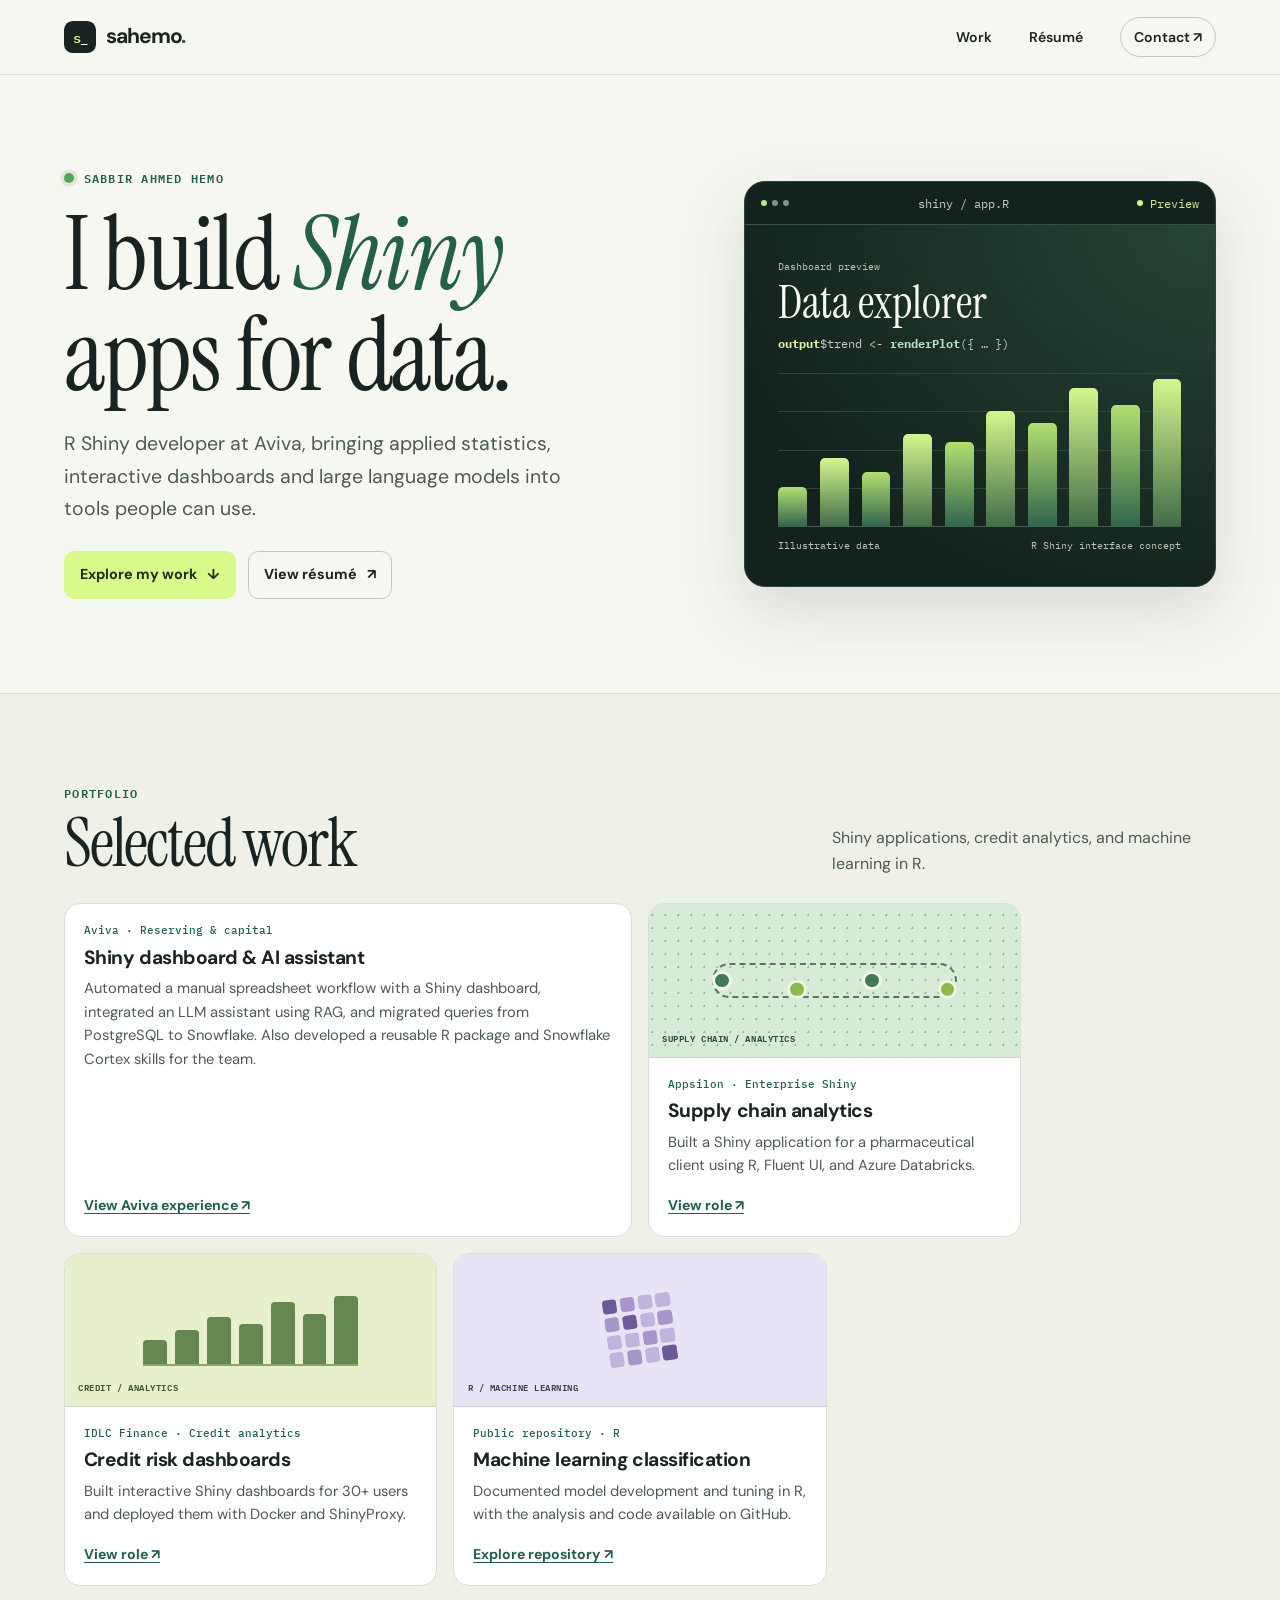
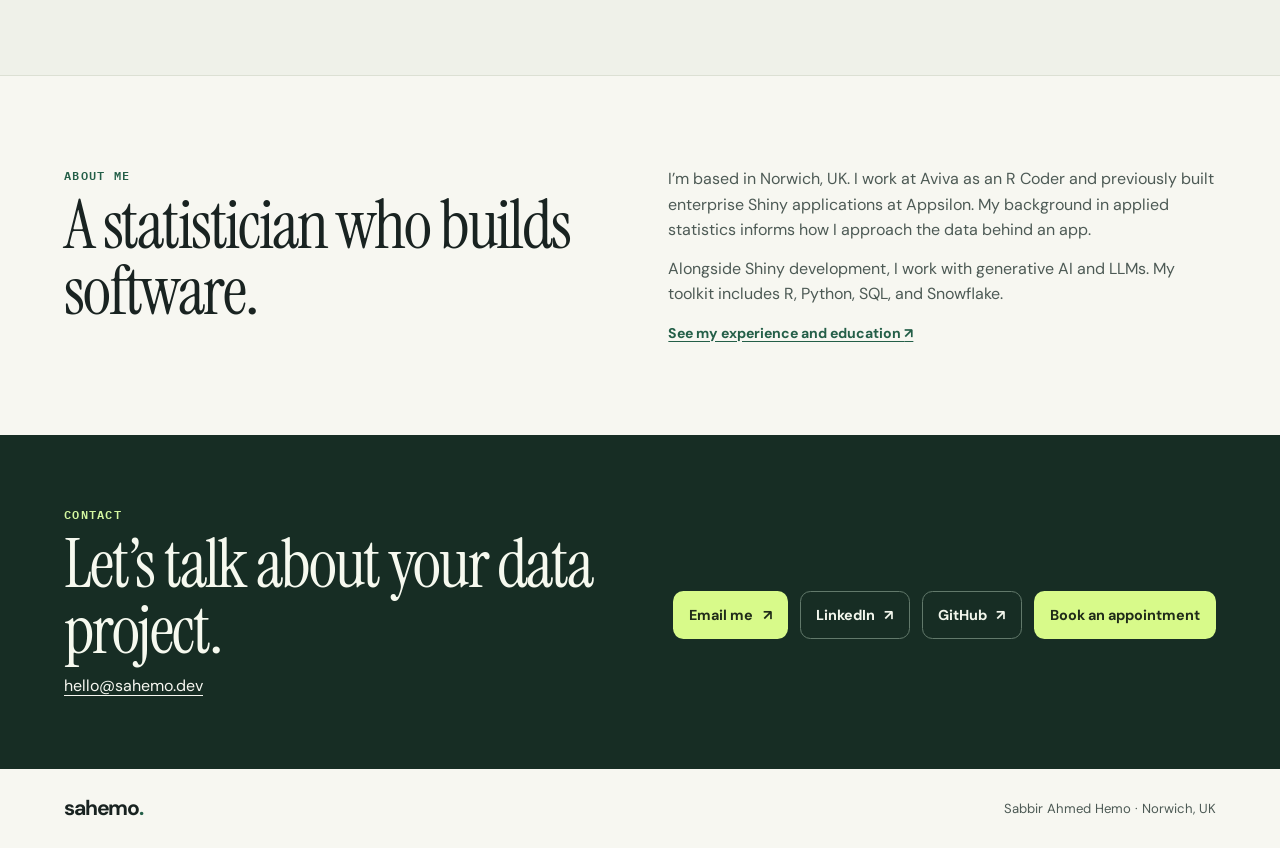
<file: index.html>
<!doctype html>
<html lang="en">
<head>
  <meta charset="utf-8">
  <meta name="viewport" content="width=device-width, initial-scale=1">
  <meta name="description" content="Sabbir Ahmed Hemo builds R Shiny applications, analytical tools, and workflows with large language models. Explore his work and résumé.">
  <meta name="theme-color" content="#f7f7f1">
  <meta property="og:title" content="Sabbir Ahmed Hemo — R Shiny Developer">
  <meta name="twitter:title" content="Sabbir Ahmed Hemo — R Shiny Developer">
  <title>Sabbir Ahmed Hemo — R Shiny Developer</title>
  <link rel="icon" href="data:,">
  <link rel="stylesheet" href="styles.css">
</head>
<body>
  <a class="skip" href="#main">Skip to content</a>
  <header class="site-header"><div class="shell nav">
    <a class="brand" href="index.html" aria-label="Sahemo home"><span class="mark" aria-hidden="true">s<span>_</span></span>sahemo<span class="brand-dot">.</span></a>
    <nav aria-label="Main navigation"><a href="#work">Work</a><a href="resume.html">Résumé</a><a class="nav-contact" href="#contact">Contact <span aria-hidden="true">↗</span></a></nav>
  </div></header>
  <main id="main">
    <section class="hero shell" aria-labelledby="intro">
      <div class="hero-copy">
        <p class="eyebrow"><span class="signal" aria-hidden="true"></span> Sabbir Ahmed Hemo</p>
        <h1 id="intro">I build <em>Shiny</em><br class="hero-break"> apps for data.</h1>
        <p class="lede">R Shiny developer at Aviva, bringing applied statistics, interactive dashboards and large language models into tools people can use.</p>
        <div class="actions"><a class="button primary" href="#work">Explore my work <span aria-hidden="true">↓</span></a><a class="button secondary" href="resume.html">View résumé <span aria-hidden="true">↗</span></a></div>
      </div>
      <div class="screen" aria-label="Illustrative R Shiny dashboard">
        <div class="screen-top"><div class="screen-dots" aria-hidden="true"><i></i><i></i><i></i></div><span>shiny / app.R</span><span class="screen-live"><i></i> Preview</span></div>
        <div class="screen-inner">
          <div class="screen-label">Dashboard preview</div>
          <div class="screen-title">Data explorer</div>
          <div class="screen-code"><b>output</b>$trend <span>&lt;-</span> <strong>renderPlot</strong>({ … })</div>
          <div class="plot" aria-hidden="true"><div class="plot-grid"></div><div class="bars"><i style="--v:25%"></i><i style="--v:44%"></i><i style="--v:35%"></i><i style="--v:60%"></i><i style="--v:55%"></i><i style="--v:75%"></i><i style="--v:67%"></i><i style="--v:90%"></i><i style="--v:79%"></i><i style="--v:96%"></i></div></div>
          <div class="screen-foot"><span>Illustrative data</span><span>R Shiny interface concept</span></div>
        </div>
      </div>
    </section>
    <section class="work-section" id="work" aria-labelledby="work-title"><div class="shell">
      <div class="section-head"><div><p class="eyebrow">Portfolio</p><h2 id="work-title">Selected work</h2></div><p>Shiny applications, credit analytics, and machine learning in R.</p></div>
      <div class="projects">
        <article class="project compact-project"><div class="project-body"><p class="project-type">Aviva · Reserving &amp; capital</p><h3>Shiny dashboard &amp; AI assistant</h3><p>Automated a manual spreadsheet workflow with a Shiny dashboard, integrated an LLM assistant using RAG, and migrated queries from PostgreSQL to Snowflake. Also developed a reusable R package and Snowflake Cortex skills for the team.</p><a class="text-link" href="resume.html#experience">View Aviva experience <span aria-hidden="true">↗</span></a></div></article>
        <article class="project">
          <div class="art art-supply" aria-hidden="true"><div class="route"><span></span><span></span><span></span><span></span></div><div class="art-tag">SUPPLY CHAIN / ANALYTICS</div></div>
          <div class="project-body"><p class="project-type">Appsilon · Enterprise Shiny</p><h3>Supply chain analytics</h3><p>Built a Shiny application for a pharmaceutical client using R, Fluent UI, and Azure Databricks.</p><a class="text-link" href="resume.html#appsilon">View role <span aria-hidden="true">↗</span></a></div>
        </article>
        <article class="project">
          <div class="art art-credit" aria-hidden="true"><div class="credit-plot"><i></i><i></i><i></i><i></i><i></i><i></i><i></i></div><div class="art-tag">CREDIT / ANALYTICS</div></div>
          <div class="project-body"><p class="project-type">IDLC Finance · Credit analytics</p><h3>Credit risk dashboards</h3><p>Built interactive Shiny dashboards for 30+ users and deployed them with Docker and ShinyProxy.</p><a class="text-link" href="resume.html#idlc">View role <span aria-hidden="true">↗</span></a></div>
        </article>
        <article class="project">
          <div class="art art-ml" aria-hidden="true"><div class="matrix"><i></i><i></i><i></i><i></i><i></i><i></i><i></i><i></i><i></i><i></i><i></i><i></i><i></i><i></i><i></i><i></i></div><div class="art-tag">R / MACHINE LEARNING</div></div>
          <div class="project-body"><p class="project-type">Public repository · R</p><h3>Machine learning classification</h3><p>Documented model development and tuning in R, with the analysis and code available on GitHub.</p><a class="text-link" href="https://github.com/sahemo/microsoft_ml">Explore repository <span aria-hidden="true">↗</span></a></div>
        </article>
      </div>
    </div></section>
    <section class="shell about" aria-labelledby="about-title">
      <div><p class="eyebrow">About me</p><h2 id="about-title">A statistician who builds software.</h2></div>
      <div><p>I’m based in Norwich, UK. I work at Aviva as an R Coder and previously built enterprise Shiny applications at Appsilon. My background in applied statistics informs how I approach the data behind an app.</p><p>Alongside Shiny development, I work with generative AI and LLMs. My toolkit includes R, Python, SQL, and Snowflake.</p><a class="text-link" href="resume.html">See my experience and education <span aria-hidden="true">↗</span></a></div>
    </section>
    <section class="contact" id="contact"><div class="shell contact-inner"><div><p class="eyebrow">Contact</p><h2>Let’s talk about your data project.</h2><a class="contact-email" href="mailto:hello@sahemo.dev">hello@sahemo.dev</a></div><div class="actions"><a class="button primary" href="mailto:hello@sahemo.dev">Email me <span aria-hidden="true">↗</span></a><a class="button inverse" href="https://www.linkedin.com/in/sahemo/">LinkedIn <span aria-hidden="true">↗</span></a><a class="button inverse" href="https://github.com/sahemo">GitHub <span aria-hidden="true">↗</span></a><a class="button primary booking-button" href="https://calendar.google.com/calendar/appointments/schedules/AcZssZ2YOaEM7hKYlCACOvuiOSaPN4y-6G4IG4pA8TU77bEYM1iqdiHzdAuOeqkftCP30HInp6n6Q4wh?gv=true" target="_blank" rel="noopener noreferrer">Book an appointment</a></div></div></section>
  </main>
  <footer class="shell footer"><a class="brand" href="index.html">sahemo<span class="brand-dot">.</span></a><span>Sabbir Ahmed Hemo · Norwich, UK</span></footer>
</body>
</html>
</file>
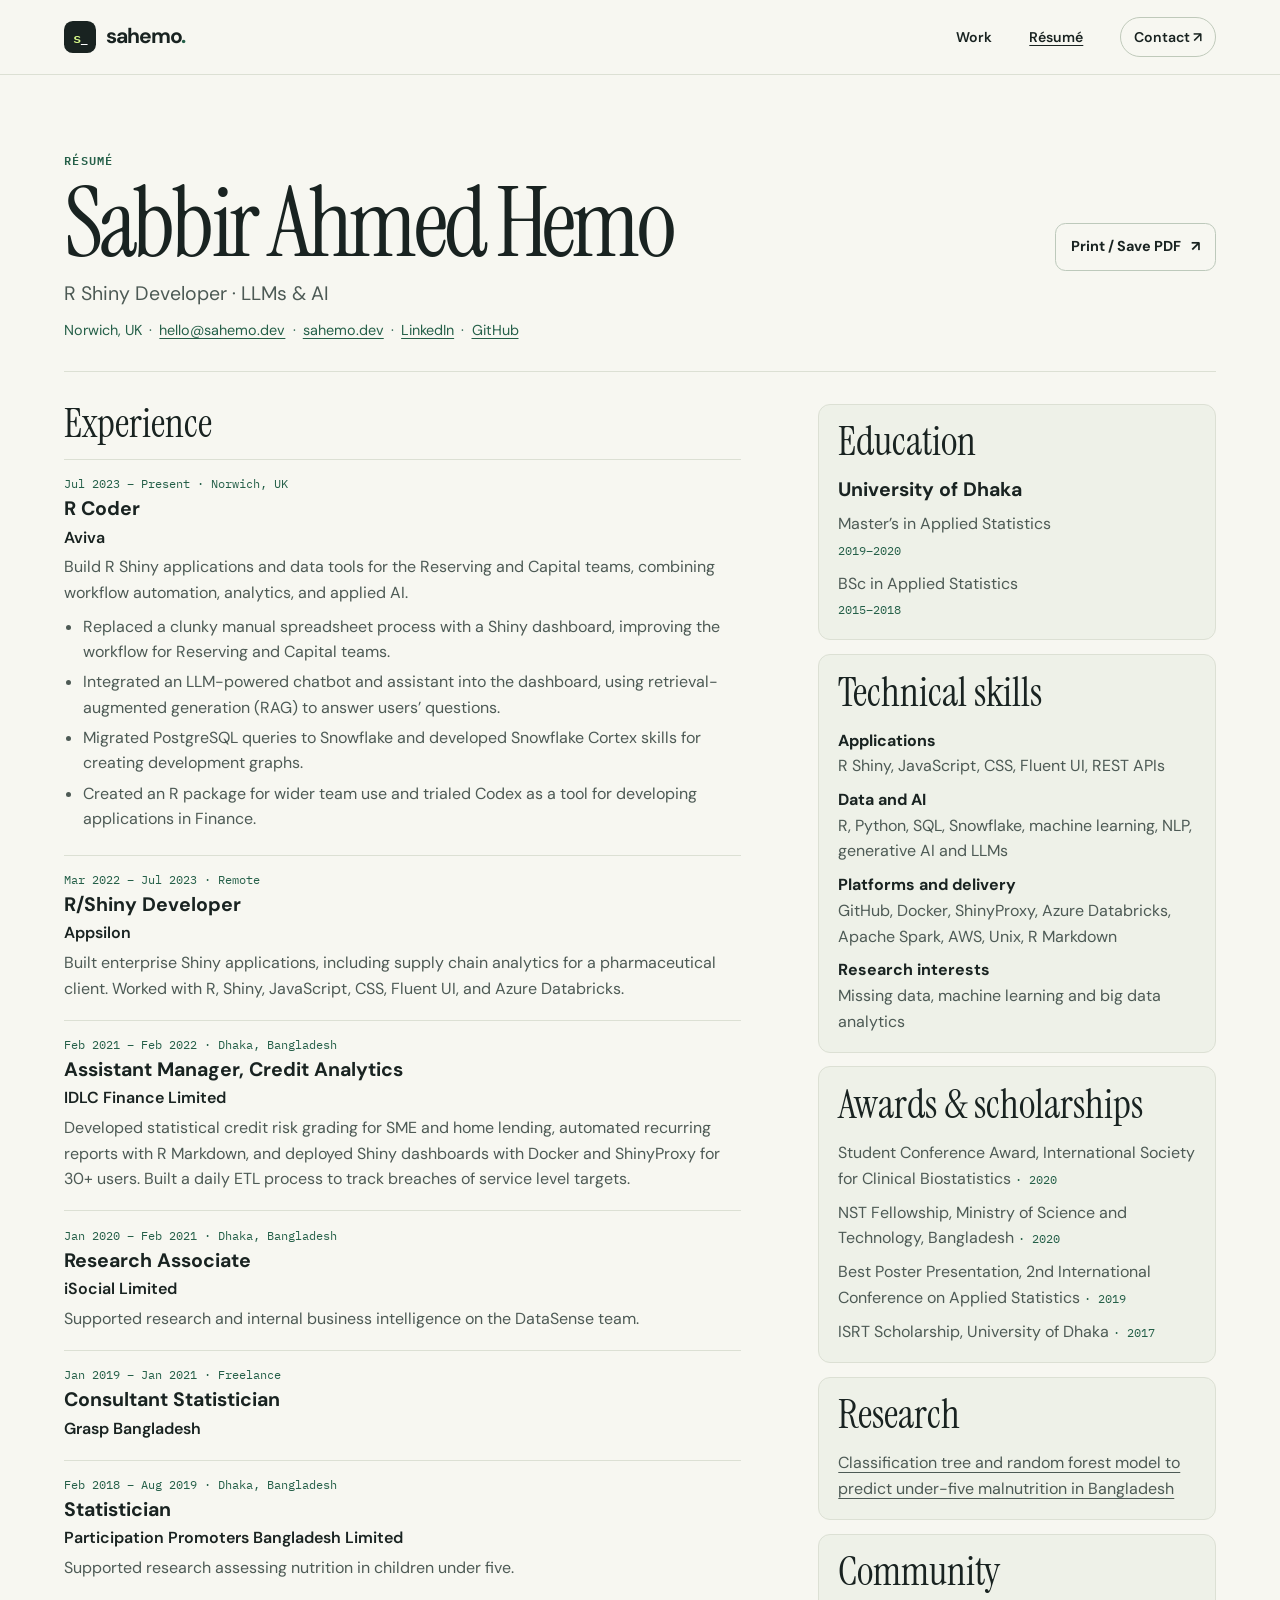
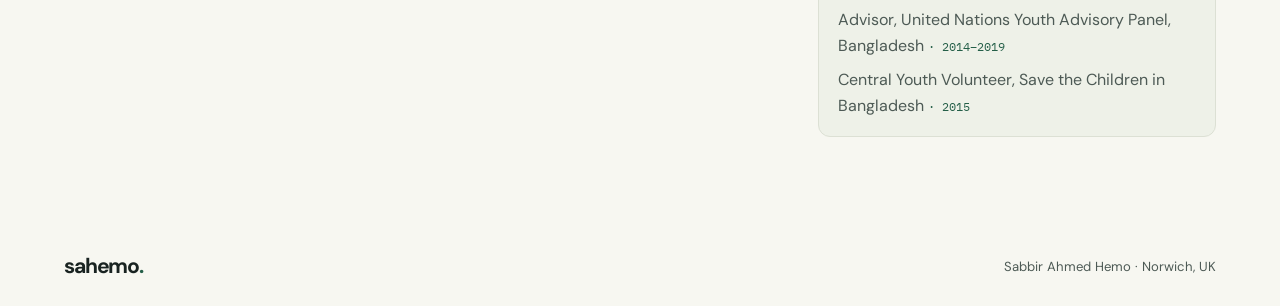
<file: resume.html>
<!doctype html>
<html lang="en">
<head>
  <meta charset="utf-8">
  <meta name="viewport" content="width=device-width, initial-scale=1">
  <meta name="description" content="Résumé of Sabbir Ahmed Hemo, R Shiny developer and applied statistician working with LLMs and AI.">
  <meta name="theme-color" content="#f7f7f1">
  <meta property="og:title" content="Sabbir Ahmed Hemo — Résumé">
  <meta name="twitter:title" content="Sabbir Ahmed Hemo — Résumé">
  <title>Sabbir Ahmed Hemo — Résumé</title>
  <link rel="icon" href="data:,">
  <link rel="stylesheet" href="styles.css">
  <script src="resume.js" defer></script>
</head>
<body class="resume-page">
  <a class="skip" href="#main">Skip to content</a>
  <header class="site-header"><div class="shell nav">
    <a class="brand" href="index.html" aria-label="Sahemo home"><span class="mark" aria-hidden="true">s<span>_</span></span>sahemo<span class="brand-dot">.</span></a>
    <nav aria-label="Main navigation"><a href="index.html#work">Work</a><a href="resume.html" aria-current="page">Résumé</a><a class="nav-contact" href="index.html#contact">Contact <span aria-hidden="true">↗</span></a></nav>
  </div></header>
  <main class="shell resume-main" id="main">
    <div class="resume-intro"><div><p class="eyebrow">Résumé</p><h1>Sabbir Ahmed Hemo</h1><p class="lede">R Shiny Developer · LLMs &amp; AI</p><p class="resume-meta">Norwich, UK <span aria-hidden="true">·</span> <a href="mailto:hello@sahemo.dev">hello@sahemo.dev</a> <span aria-hidden="true">·</span> <a href="https://sahemo.dev">sahemo.dev</a> <span aria-hidden="true">·</span> <a href="https://www.linkedin.com/in/sahemo/">LinkedIn</a> <span aria-hidden="true">·</span> <a href="https://github.com/sahemo">GitHub</a></p></div><button class="button secondary print-button" type="button" hidden>Print / Save PDF <span aria-hidden="true">↗</span></button></div>
    <div class="resume-grid">
      <section class="experience" aria-labelledby="experience"><h2 id="experience">Experience</h2>
        <article class="role"><p class="dates">Jul 2023 – Present · Norwich, UK</p><h3>R Coder</h3><p class="company">Aviva</p><p>Build R Shiny applications and data tools for the Reserving and Capital teams, combining workflow automation, analytics, and applied AI.</p><ul class="role-highlights"><li>Replaced a clunky manual spreadsheet process with a Shiny dashboard, improving the workflow for Reserving and Capital teams.</li><li>Integrated an LLM-powered chatbot and assistant into the dashboard, using retrieval-augmented generation (RAG) to answer users’ questions.</li><li>Migrated PostgreSQL queries to Snowflake and developed Snowflake Cortex skills for creating development graphs.</li><li>Created an R package for wider team use and trialed Codex as a tool for developing applications in Finance.</li></ul></article>
        <article class="role" id="appsilon"><p class="dates">Mar 2022 – Jul 2023 · Remote</p><h3>R/Shiny Developer</h3><p class="company">Appsilon</p><p>Built enterprise Shiny applications, including supply chain analytics for a pharmaceutical client. Worked with R, Shiny, JavaScript, CSS, Fluent UI, and Azure Databricks.</p></article>
        <article class="role" id="idlc"><p class="dates">Feb 2021 – Feb 2022 · Dhaka, Bangladesh</p><h3>Assistant Manager, Credit Analytics</h3><p class="company">IDLC Finance Limited</p><p>Developed statistical credit risk grading for SME and home lending, automated recurring reports with R Markdown, and deployed Shiny dashboards with Docker and ShinyProxy for 30+ users. Built a daily ETL process to track breaches of service level targets.</p></article>
        <article class="role"><p class="dates">Jan 2020 – Feb 2021 · Dhaka, Bangladesh</p><h3>Research Associate</h3><p class="company">iSocial Limited</p><p>Supported research and internal business intelligence on the DataSense team.</p></article>
        <article class="role"><p class="dates">Jan 2019 – Jan 2021 · Freelance</p><h3>Consultant Statistician</h3><p class="company">Grasp Bangladesh</p></article>
        <article class="role"><p class="dates">Feb 2018 – Aug 2019 · Dhaka, Bangladesh</p><h3>Statistician</h3><p class="company">Participation Promoters Bangladesh Limited</p><p>Supported research assessing nutrition in children under five.</p></article>
      </section>
      <aside class="resume-sidebar" aria-label="Education, skills and research">
        <section><h2>Education</h2><h3>University of Dhaka</h3><p>Master’s in Applied Statistics<br><span class="dates">2019–2020</span></p><p>BSc in Applied Statistics<br><span class="dates">2015–2018</span></p></section>
        <section><h2>Technical skills</h2><p><strong>Applications</strong><br>R Shiny, JavaScript, CSS, Fluent UI, REST APIs</p><p><strong>Data and AI</strong><br>R, Python, SQL, Snowflake, machine learning, NLP, generative AI and LLMs</p><p><strong>Platforms and delivery</strong><br>GitHub, Docker, ShinyProxy, Azure Databricks, Apache Spark, AWS, Unix, R Markdown</p><p><strong>Research interests</strong><br>Missing data, machine learning and big data analytics</p></section>
        <section><h2>Awards &amp; scholarships</h2><p>Student Conference Award, International Society for Clinical Biostatistics <span class="dates">· 2020</span></p><p>NST Fellowship, Ministry of Science and Technology, Bangladesh <span class="dates">· 2020</span></p><p>Best Poster Presentation, 2nd International Conference on Applied Statistics <span class="dates">· 2019</span></p><p>ISRT Scholarship, University of Dhaka <span class="dates">· 2017</span></p></section>
        <section><h2>Research</h2><p><a href="https://medcraveonline.com/BBIJ/BBIJ-10-00337.pdf">Classification tree and random forest model to predict under-five malnutrition in Bangladesh</a></p></section>
        <section><h2>Community</h2><p>Advisor, United Nations Youth Advisory Panel, Bangladesh <span class="dates">· 2014–2019</span></p><p>Central Youth Volunteer, Save the Children in Bangladesh <span class="dates">· 2015</span></p></section>
      </aside>
    </div>
  </main>
  <footer class="shell footer"><a class="brand" href="index.html">sahemo<span class="brand-dot">.</span></a><span>Sabbir Ahmed Hemo · Norwich, UK</span></footer>
</body>
</html>
</file>
<file: styles.css>
@import url("https://fonts.googleapis.com/css2?family=DM+Sans:wght@400;500;600;700&family=IBM+Plex+Mono:wght@400;500;600&family=Instrument+Serif:ital@0;1&display=swap");

:root {
  color-scheme: light;
  --ink: #192321;
  --muted: #4d5a55;
  --green: #245f48;
  --lime: #d8fa8a;
  --paper: #f7f7f1;
  --line: #dce0d4;
  --surface: #fff;
  --sans: "DM Sans", system-ui, sans-serif;
  --mono: "IBM Plex Mono", monospace;
  --display: "Instrument Serif", Georgia, serif;
}
*, *::before, *::after { box-sizing: border-box; }
html { scroll-behavior: smooth; }
body { margin: 0; background: var(--paper); color: var(--ink); font: 1rem/1.6 var(--sans); }
h1, h2, h3, p { margin: 0; }
h1, h2 { font: 400 3.8rem/.98 var(--display); }
a { color: inherit; text-underline-offset: .22em; }
a:hover { color: var(--green); }
a:focus-visible, button:focus-visible { outline: 2px solid #287758; outline-offset: 4px; }
[hidden] { display: none !important; }
[id] { scroll-margin-top: 5rem; }
.shell { width: min(100% - 5rem, 72rem); margin-inline: auto; }
.skip { position: absolute; z-index: 4; left: 1rem; top: .5rem; transform: translateY(-150%); background: white; padding: .5rem 1rem; }
.skip:focus { transform: none; }
.site-header { position: sticky; z-index: 2; top: 0; border-bottom: 1px solid var(--line); background: #f7f7f1f5; backdrop-filter: blur(12px); }
.nav { display: flex; align-items: center; justify-content: space-between; min-height: 4.6rem; gap: 1rem; }
.brand { display: inline-flex; align-items: center; color: var(--ink); text-decoration: none; font-weight: 700; font-size: 1.32rem; letter-spacing: -.055em; }
.brand-dot { color: var(--green); }
.mark { display: grid; grid-auto-flow: column; place-content: center; margin-right: .65rem; border-radius: .55rem; width: 2rem; height: 2rem; color: var(--lime); background: var(--ink); font: 600 .89rem var(--mono); letter-spacing: -.08em; }
.mark span { color: #fff; }
.nav nav { display: flex; align-items: center; gap: clamp(.65rem, 2.9vw, 2.4rem); }
.nav nav a { text-decoration: none; font-weight: 600; font-size: .88rem; white-space: nowrap; }
.nav nav a[aria-current="page"] { text-decoration: underline; }
.nav-contact { border: 1px solid #bfc9ba; border-radius: 2rem; padding: .48rem .8rem; }
.hero { display: grid; align-items: center; grid-template-columns: 1.13fr .87fr; gap: clamp(2.2rem, 5.2vw, 5.5rem); padding-block: clamp(4.2rem, 7.4vw, 7.1rem); }
.eyebrow { display: flex; align-items: center; gap: .6rem; color: var(--green); font: 600 .75rem/1.5 var(--mono); text-transform: uppercase; letter-spacing: .105em; }
.signal { width: .62rem; height: .62rem; border-radius: 50%; background: #58a25a; box-shadow: 0 0 0 .23rem #dfebd6; }
.hero h1 { font-size: clamp(4rem, 8.05vw, 7.3rem); margin: 1.05rem 0 1.4rem; letter-spacing: -.023em; }
.hero h1 em { color: var(--green); font-weight: inherit; }
.lede { max-width: 34rem; color: var(--muted); font-size: clamp(1.04rem, 1.55vw, 1.22rem); line-height: 1.65; }
.actions { display: flex; flex-wrap: wrap; align-items: center; gap: .75rem; margin-top: 1.6rem; }
.button { display: inline-flex; align-items: center; justify-content: center; gap: .6rem; min-height: 3rem; border: 1px solid transparent; border-radius: .65rem; padding: .65rem .95rem; font: 700 .9rem/1.3 var(--sans); text-decoration: none; cursor: pointer; transition: background-color .18s, border-color .18s; }
.button.primary { background: var(--lime); color: #202b19; }
.button.primary:hover { background: #c9f271; color: #202b19; }
.button.secondary { background: transparent; border-color: #bdc9bb; color: var(--ink); }
.button.secondary:hover { background: #e9efe3; border-color: #93ac91; }
.button.inverse { color: #f2f6ec; border-color: #62796b; }
.button.inverse:hover { background: #254238; }
.screen { background: #14221d; color: #f6f9ee; border-radius: 1.3rem; border: 1px solid #29493a; box-shadow: 0 1.5rem 4rem #263f3428; overflow: hidden; min-width: 0; }
.screen-top { display: flex; align-items: center; justify-content: space-between; gap: .4rem; padding: .85rem 1rem; border-bottom: 1px solid #365043; font: .72rem var(--mono); color: #c1cec4; }
.screen-dots { display: flex; gap: .28rem; }
.screen-dots i { width: .41rem; height: .41rem; border-radius: 50%; background: #799386; }
.screen-dots i:first-child { background: #b5e887; }
.screen-live { color: #c8ef9a; display: flex; gap: .42rem; align-items: center; }
.screen-live i { width: .38rem; height: .38rem; background: #caf291; border-radius: 50%; }
.screen-inner { padding: clamp(1.1rem, 3vw, 2.1rem); background: radial-gradient(ellipse at top right, #274436, transparent 76%); }
.screen-label, .screen-foot { font: .65rem/1.4 var(--mono); color: #b3c9ba; }
.screen-title { font: 400 clamp(2.1rem, 3.6vw, 3.1rem)/1 var(--display); margin: .35rem 0 .7rem; }
.screen-code { color: #c4cfc8; font: .72rem/1.45 var(--mono); overflow-wrap: anywhere; }
.screen-code b { color: #e8efa7; }
.screen-code strong { color: #b1e3c4; }
.screen-code span { color: #e7c4a4; }
.plot { position: relative; height: clamp(7rem, 12vw, 10rem); margin-top: 1.25rem; border-bottom: 1px solid #436052; }
.plot-grid { position: absolute; inset: 0; background: repeating-linear-gradient(to top, transparent 0, transparent calc(25% - 1px), #2d483b calc(25% - 1px), #2d483b 25%); }
.bars { position: absolute; inset: 0; display: flex; align-items: end; gap: clamp(.27rem, 1.1vw, .8rem); }
.bars i { flex: 1; height: var(--v); border-radius: .32rem .32rem 0 0; background: linear-gradient(0deg, #32664c, #b2df70); }
.bars i:nth-child(2n) { background: linear-gradient(0deg, #426d48, #d5f68d); }
.screen-foot { display: flex; justify-content: space-between; gap: .5rem; margin-top: .7rem; }
.work-section { background: #eff1e9; border-block: 1px solid var(--line); padding-block: clamp(3.6rem, 7vw, 6.1rem); }
.section-head { display: flex; gap: 1rem; align-items: end; justify-content: space-between; margin-bottom: 1.7rem; }
.section-head h2, .about h2, .contact h2 { margin-top: .48rem; font-size: clamp(3rem, 5.3vw, 4.65rem); letter-spacing: -.032em; }
.section-head > p { max-width: 24rem; color: var(--muted); }
.projects { display: grid; grid-template-columns: repeat(6, minmax(0, 1fr)); gap: 1rem; }
.project { display: flex; flex-direction: column; grid-column: span 2; background: var(--surface); border: 1px solid #d8e0d5; border-radius: 1rem; overflow: hidden; }
.compact-project { grid-column: span 3; }
.art { overflow: hidden; display: grid; place-items: center; position: relative; height: 9.6rem; border-bottom: 1px solid #ccd7c7; }
.art-tag { position: absolute; bottom: .7rem; left: .83rem; font: 600 .57rem var(--mono); letter-spacing: .06em; }
.art-supply { color: #214c38; background: #d8ead8 radial-gradient(#88aa8b 1px, transparent 1px) center / 13px 13px; }
.route { position: relative; display: flex; justify-content: space-between; align-items: center; width: 66%; height: 4rem; }
.route::before { content: ""; position: absolute; width: 100%; height: 55%; border: 2px dashed #4d7c59; border-radius: 1.6rem; }
.route span { position: relative; width: 1.22rem; height: 1.22rem; border: 3px solid #efF7e5; border-radius: 50%; background: #417a55; }
.route span:nth-child(even) { transform: translateY(.55rem); background: #8dba4c; }
.art-credit { color: #3d5130; background: #e7efcc; }
.credit-plot { display: flex; align-items: end; gap: .5rem; width: 58%; height: 4.5rem; border-bottom: 2px solid #89a36a; }
.credit-plot i { flex: 1; min-width: 0; height: 34%; border-radius: .24rem .24rem 0 0; background: #64884f; }
.credit-plot i:nth-child(2) { height: 48%; }.credit-plot i:nth-child(3) { height: 67%; }.credit-plot i:nth-child(4) { height: 57%; }.credit-plot i:nth-child(5) { height: 88%; }.credit-plot i:nth-child(6) { height: 71%; }.credit-plot i:nth-child(7) { height: 97%; }
.art-ml { color: #3f3b59; background: #e8e4f5; }
.matrix { display: grid; grid-template-columns: repeat(4, .9rem); gap: .21rem; transform: rotate(-8deg); }
.matrix i { height: .9rem; border-radius: .2rem; background: #c0b3dc; }
.matrix i:nth-child(5n + 1) { background: #6d599a; }
.matrix i:nth-child(3n + 2) { background: #a794c8; }
.project-body { display: flex; flex: 1; min-width: 0; flex-direction: column; align-items: flex-start; gap: .43rem; padding: 1.18rem; }
.project-type { font: 500 .67rem/1.45 var(--mono); color: var(--green); }
.project h3 { font-size: 1.2rem; line-height: 1.28; letter-spacing: -.025em; }
.project-body > p:not(.project-type) { color: var(--muted); font-size: .92rem; }
.text-link { display: inline-block; font-size: .88rem; font-weight: 700; color: var(--green); }
.project-body .text-link { margin-top: auto; padding-top: .6rem; }
.text-link:hover { color: #172d21; }
.about { display: grid; grid-template-columns: .94fr 1fr; gap: clamp(2rem, 7vw, 7rem); align-items: start; padding-block: clamp(3.4rem, 7vw, 6.6rem); }
.about p:not(.eyebrow) { color: var(--muted); margin-bottom: .8rem; }
.contact { background: #172d24; color: #f6f9ef; }
.contact-inner { display: flex; align-items: center; gap: 1rem; justify-content: space-between; padding-block: clamp(2.7rem, 5.5vw, 4.5rem); }
.contact h2 { max-width: 37rem; }
.contact .eyebrow { color: #d4f8a0; }
.contact .actions { flex-shrink: 0; }
.contact-email { display: inline-block; margin-top: .6rem; color: var(--paper); font-size: 1rem; text-decoration-thickness: 1px; text-underline-offset: .22em; }
.footer { display: flex; align-items: center; justify-content: space-between; gap: 1rem; padding-block: 1.4rem; color: var(--muted); font-size: .82rem; }
.resume-main { padding-block: clamp(2.6rem, 6vw, 5.2rem); }
.resume-intro { display: flex; justify-content: space-between; gap: 1rem; align-items: center; padding-bottom: 1.8rem; margin-bottom: 2rem; border-bottom: 1px solid var(--line); }
.resume-main h1 { font-size: clamp(3.45rem, 7.5vw, 6.9rem); letter-spacing: -.04em; margin: .45rem 0; }
.resume-meta { margin-top: .55rem; color: var(--green); font-size: .9rem; }
.resume-meta span { padding-inline: .2rem; }
.resume-grid { display: grid; grid-template-columns: 1.7fr 1fr; gap: clamp(2rem, 6vw, 5.7rem); }
.experience h2, .resume-sidebar h2 { font-size: 2.5rem; margin-bottom: 1rem; }
.role { padding-block: .95rem 1.15rem; border-top: 1px solid var(--line); }
.role h3, .resume-sidebar h3 { font-size: 1.22rem; line-height: 1.3; margin: .2rem 0; }
.dates { color: var(--green); font: .72rem/1.55 var(--mono); }
.company { font-weight: 600; }
.role p:not(.dates):not(.company) { color: var(--muted); margin-top: .26rem; }
.role-highlights { color: var(--muted); margin: .5rem 0 0; padding-left: 1.2rem; }
.role-highlights li { margin: .28rem 0; }
.resume-sidebar section { background: #eef1e8; border: 1px solid var(--line); border-radius: .75rem; padding: 1.1rem 1.22rem; margin-bottom: .85rem; }
.resume-sidebar p { color: var(--muted); margin-top: .52rem; }
.resume-sidebar p > strong { color: var(--ink); }
@media (max-width: 960px) {
  .shell { width: min(100% - 3.2rem, 72rem); }
  .hero { gap: 2rem; }
  .hero h1 { font-size: clamp(3.8rem, 9vw, 6.4rem); }
  .contact-inner { align-items: start; flex-direction: column; }
}
@media (max-width: 700px) {
  .shell { width: calc(100% - 2rem); }
  .nav { min-height: 3.65rem; }
  .nav nav a { font-size: .78rem; }
  .nav-contact { padding: .34rem .5rem; }
  .mark { display: none; }
  .hero { grid-template-columns: 1fr; padding-block: 3.4rem; }
  .hero h1 { font-size: clamp(3.65rem, 12vw, 5.7rem); }
  .hero-break { display: none; }
  .screen-inner { padding: 1.25rem; }
  .section-head { align-items: start; flex-direction: column; }
  .projects { grid-template-columns: repeat(2, minmax(0, 1fr)); }
  .project, .compact-project { grid-column: span 1; }
  .about, .resume-grid { grid-template-columns: 1fr; gap: 1.5rem; }
  .resume-intro { flex-direction: column; align-items: start; }
}
@media (max-width: 480px) {
  .projects { grid-template-columns: 1fr; }
  .footer { align-items: start; flex-direction: column; gap: .25rem; }
}
@media (prefers-reduced-motion: reduce) {
  html { scroll-behavior: auto; }
  .button { transition: none; }
}
@media print {
  .site-header, .footer, .skip, .print-button { display: none !important; }
  body, .resume-sidebar section { background: white; color: black; }
  .shell { width: 100%; }
  .resume-main { padding: 0; font-size: 10pt; }
  .resume-main h1 { font-size: 28pt; }
  .resume-intro { padding-bottom: .5rem; margin-bottom: .8rem; }
  .resume-grid { display: grid; grid-template-columns: 1.6fr 1fr; gap: 1rem; }
  .experience h2, .resume-sidebar h2 { font-size: 18pt; margin-bottom: .5rem; }
  .role { padding-block: .35rem .5rem; }
  .role h3, .resume-sidebar h3 { font-size: 11pt; }
  .resume-sidebar section { padding: .5rem .65rem; margin-bottom: .5rem; }
  .role, .resume-sidebar section { break-inside: avoid; }
}

/* Keep the calendar action visually consistent with the site accent. */
.contact .booking-button { background: var(--lime); color: #202b19; }
.contact .booking-button:hover { background: #c9f271; color: #202b19; }
</file>
